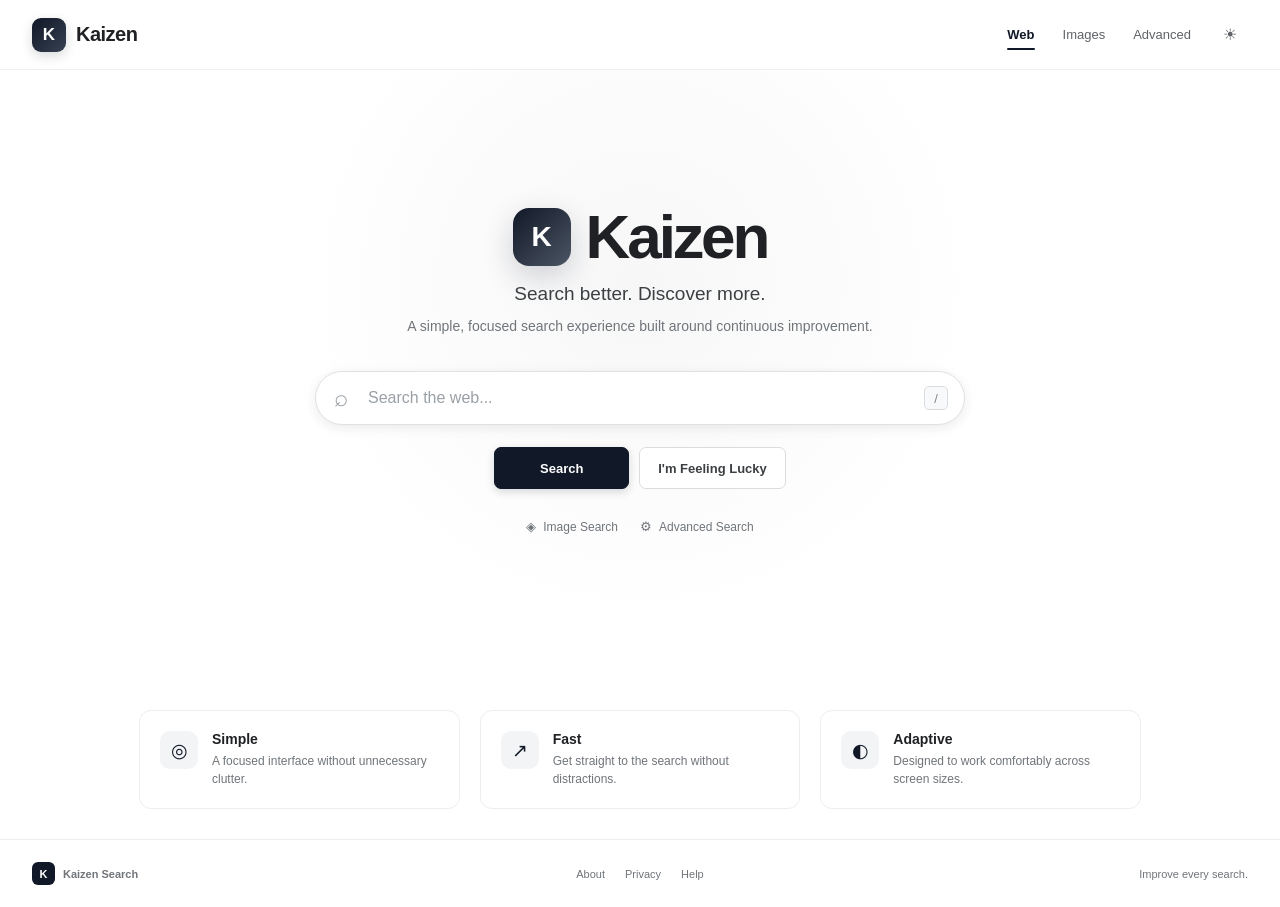
<file: index.html>
<!DOCTYPE html>
<html lang="en">

<head>
    <meta charset="UTF-8">

    <meta
        name="viewport"
        content="width=device-width, initial-scale=1.0"
    >

    <meta
        name="description"
        content="Kaizen Search - a clean and simple web search interface."
    >

    <title>Kaizen Search</title>

    <link rel="stylesheet" href="style.css">
</head>


<body>

    <!--
        CSS-only theme switch.
        JavaScript is not required.
    -->
    <input
        type="checkbox"
        id="theme-toggle"
        class="theme-toggle"
    >


    <div class="site">


        <!-- ================= HEADER ================= -->

        <header class="header">

            <div class="brand">

                <a href="index.html" class="brand-link">

                    <span class="brand-mark">K</span>

                    <span class="brand-name">
                        Kaizen
                    </span>

                </a>

            </div>


            <nav
                class="navigation"
                aria-label="Main navigation"
            >

                <a
                    href="index.html"
                    class="nav-link active"
                >
                    Web
                </a>

                <a
                    href="images.html"
                    class="nav-link"
                >
                    Images
                </a>

                <a
                    href="advanced.html"
                    class="nav-link"
                >
                    Advanced
                </a>

                <label
                    for="theme-toggle"
                    class="theme-button"
                    title="Toggle dark mode"
                >
                    <span class="sun">☀</span>
                    <span class="moon">☾</span>
                </label>

            </nav>

        </header>


        <!-- ================= MAIN ================= -->

        <main class="hero">


            <div class="hero-content">


                <!-- Brand -->

                <div class="hero-brand">

                    <div class="hero-mark">
                        K
                    </div>

                    <h1>
                        Kaizen
                    </h1>

                </div>


                <p class="hero-tagline">
                    Search better. Discover more.
                </p>


                <p class="hero-description">
                    A simple, focused search experience built around
                    continuous improvement.
                </p>


                <!-- ================= SEARCH ================= -->

                <div class="search-area">

                    <form
                        action="https://www.google.com/search"
                        method="get"
                        class="search-form"
                    >

                        <div class="search-box-wrapper">

                            <span
                                class="search-symbol"
                                aria-hidden="true"
                            >
                                ⌕
                            </span>


                            <label
                                for="web-search"
                                class="visually-hidden"
                            >
                                Search the web
                            </label>


                            <input
                                id="web-search"
                                type="search"
                                name="q"
                                class="search-input"
                                placeholder="Search the web..."
                                autocomplete="off"
                                spellcheck="false"
                            >


                            <span
                                class="keyboard-hint"
                                aria-hidden="true"
                            >
                                /
                            </span>

                        </div>


                        <div class="search-actions">

                            <button
                                type="submit"
                                class="primary-button"
                            >
                                Search
                            </button>


                            <button
                                type="submit"
                                name="btnI"
                                value="1"
                                class="secondary-button"
                            >
                                I'm Feeling Lucky
                            </button>

                        </div>

                    </form>

                </div>


                <!-- ================= QUICK LINKS ================= -->

                <div class="quick-links">

                    <a href="images.html">
                        <span>◈</span>
                        Image Search
                    </a>

                    <a href="advanced.html">
                        <span>⚙</span>
                        Advanced Search
                    </a>

                </div>


            </div>


        </main>


        <!-- ================= FEATURES ================= -->

        <section class="feature-strip">

            <div class="feature">

                <div class="feature-icon">
                    ◎
                </div>

                <div>

                    <h2>
                        Simple
                    </h2>

                    <p>
                        A focused interface without unnecessary clutter.
                    </p>

                </div>

            </div>


            <div class="feature">

                <div class="feature-icon">
                    ↗
                </div>

                <div>

                    <h2>
                        Fast
                    </h2>

                    <p>
                        Get straight to the search without distractions.
                    </p>

                </div>

            </div>


            <div class="feature">

                <div class="feature-icon">
                    ◐
                </div>

                <div>

                    <h2>
                        Adaptive
                    </h2>

                    <p>
                        Designed to work comfortably across screen sizes.
                    </p>

                </div>

            </div>

        </section>


        <!-- ================= FOOTER ================= -->

        <footer class="footer">

            <div class="footer-brand">

                <span class="footer-mark">
                    K
                </span>

                <span>
                    Kaizen Search
                </span>

            </div>


            <div class="footer-links">

                <a href="#">
                    About
                </a>

                <a href="#">
                    Privacy
                </a>

                <a href="#">
                    Help
                </a>

            </div>


            <div class="footer-note">

                Improve every search.

            </div>

        </footer>


    </div>

</body>

</html>
</file>
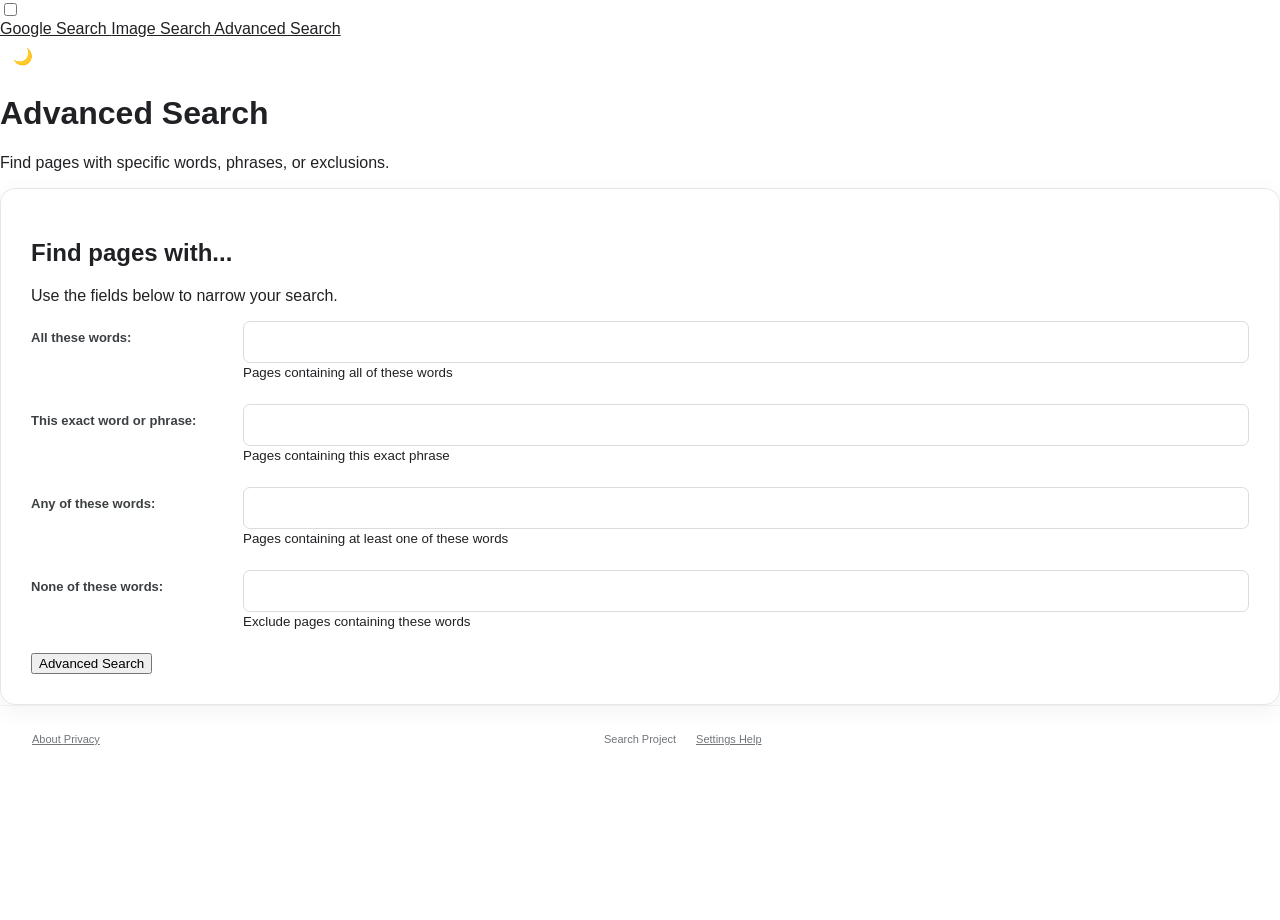
<file: advanced.html>
<!DOCTYPE html>
<html lang="en">

<head>

    <meta charset="UTF-8">

    <meta
        name="viewport"
        content="width=device-width, initial-scale=1.0"
    >

    <title>Advanced Search</title>

    <link rel="stylesheet" href="style.css">

</head>


<body>

    <!-- Dark mode checkbox -->

    <input type="checkbox" id="theme-toggle">

    <div class="site">


        <!-- ================= NAVIGATION ================= -->

        <header class="top-links">

            <nav aria-label="Main navigation">

                <a href="index.html">
                    Google Search
                </a>

                <a href="images.html">
                    Image Search
                </a>

                <a href="advanced.html" class="active">
                    Advanced Search
                </a>

                <label
                    for="theme-toggle"
                    class="theme-button"
                    aria-label="Toggle dark mode"
                >
                    🌙
                </label>

            </nav>

        </header>


        <!-- ================= MAIN ================= -->

        <main class="advanced-content">


            <!-- Page heading -->

            <div class="advanced-header">

                <h1 class="advanced-title">
                    Advanced Search
                </h1>

                <p class="advanced-description">
                    Find pages with specific words, phrases, or exclusions.
                </p>

            </div>


            <!-- Divider -->

            <div class="advanced-divider"></div>


            <!-- Search card -->

            <section class="advanced-card">


                <div class="advanced-card-header">

                    <h2>
                        Find pages with...
                    </h2>

                    <p>
                        Use the fields below to narrow your search.
                    </p>

                </div>


                <!-- Form -->

                <form
                    action="https://www.google.com/search"
                    method="get"
                    class="advanced-form"
                >


                    <!-- All words -->

                    <div class="advanced-field">

                        <label for="all-words">
                            All these words:
                        </label>

                        <div class="advanced-input-group">

                            <input
                                id="all-words"
                                type="text"
                                name="as_q"
                                autocomplete="off"
                            >

                            <small>
                                Pages containing all of these words
                            </small>

                        </div>

                    </div>


                    <!-- Exact phrase -->

                    <div class="advanced-field">

                        <label for="exact-phrase">
                            This exact word or phrase:
                        </label>

                        <div class="advanced-input-group">

                            <input
                                id="exact-phrase"
                                type="text"
                                name="as_epq"
                                autocomplete="off"
                            >

                            <small>
                                Pages containing this exact phrase
                            </small>

                        </div>

                    </div>


                    <!-- Any words -->

                    <div class="advanced-field">

                        <label for="any-words">
                            Any of these words:
                        </label>

                        <div class="advanced-input-group">

                            <input
                                id="any-words"
                                type="text"
                                name="as_oq"
                                autocomplete="off"
                            >

                            <small>
                                Pages containing at least one of these words
                            </small>

                        </div>

                    </div>


                    <!-- None words -->

                    <div class="advanced-field">

                        <label for="none-words">
                            None of these words:
                        </label>

                        <div class="advanced-input-group">

                            <input
                                id="none-words"
                                type="text"
                                name="as_eq"
                                autocomplete="off"
                            >

                            <small>
                                Exclude pages containing these words
                            </small>

                        </div>

                    </div>


                    <!-- Submit -->

                    <div class="advanced-button-container">

                        <input
                            type="submit"
                            value="Advanced Search"
                            class="advanced-button"
                        >

                    </div>

                </form>

            </section>

        </main>


        <!-- ================= FOOTER ================= -->

        <footer class="footer">

            <div class="footer-left">

                <a href="#">
                    About
                </a>

                <a href="#">
                    Privacy
                </a>

            </div>


            <div class="footer-center">

                Search Project

            </div>


            <div class="footer-right">

                <a href="#">
                    Settings
                </a>

                <a href="#">
                    Help
                </a>

            </div>

        </footer>

    </div>

</body>

</html>
</file>
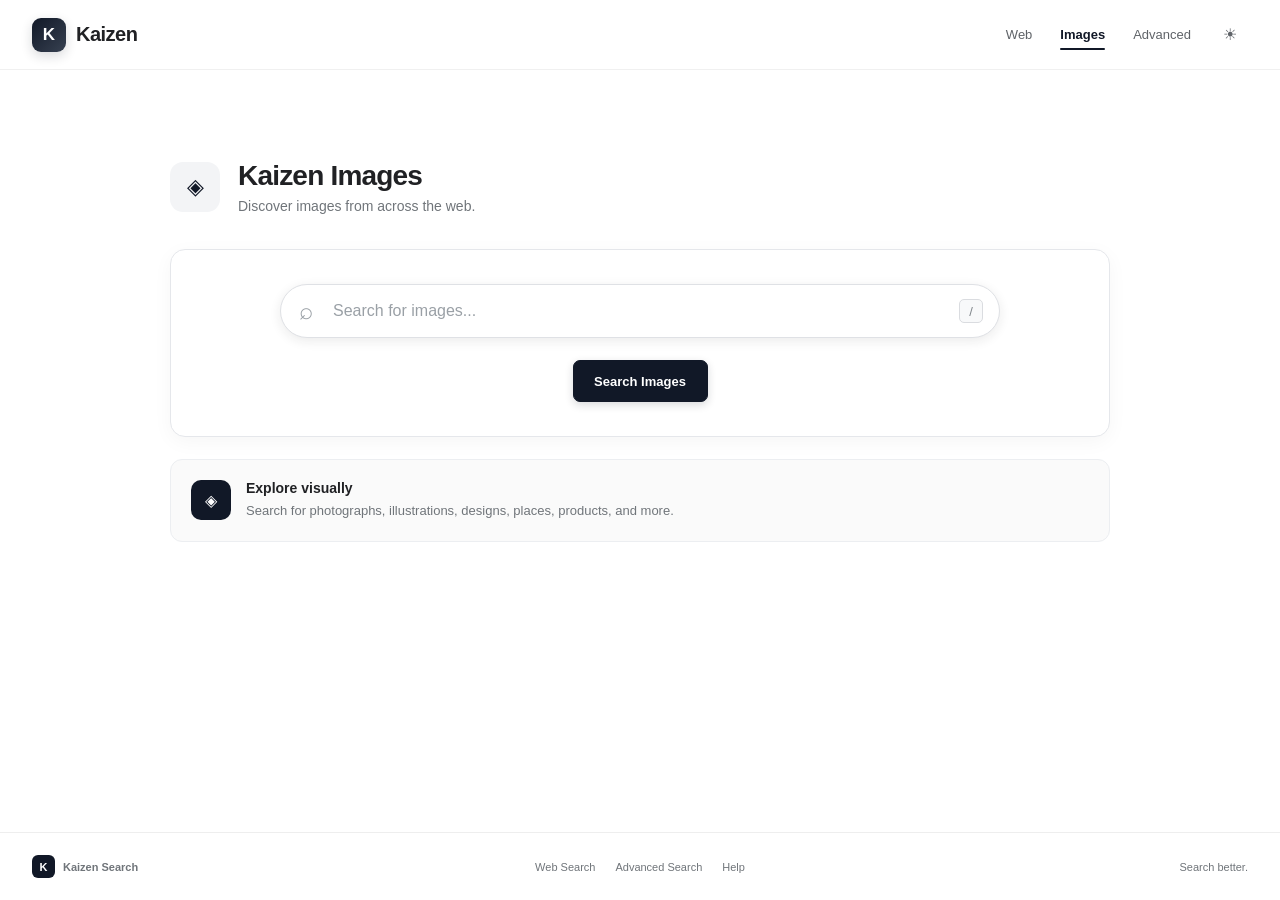
<file: images.html>
<!DOCTYPE html>
<html lang="en">

<head>
    <meta charset="UTF-8">

    <meta name="viewport" content="width=device-width, initial-scale=1.0">

    <meta
        name="description"
        content="Kaizen Image Search."
    >

    <title>Kaizen Images</title>

    <link rel="stylesheet" href="style.css">
</head>


<body>

    <!-- CSS-only dark mode -->
    <input
        type="checkbox"
        id="theme-toggle"
        class="theme-toggle"
    >


    <div class="site">

        <!-- ================= HEADER ================= -->

        <header class="header">

            <div class="brand">

                <a href="index.html" class="brand-link">

                    <span class="brand-mark">
                        K
                    </span>

                    <span class="brand-name">
                        Kaizen
                    </span>

                </a>

            </div>


            <nav
                class="navigation"
                aria-label="Main navigation"
            >

                <a
                    href="index.html"
                    class="nav-link"
                >
                    Web
                </a>

                <a
                    href="images.html"
                    class="nav-link active"
                >
                    Images
                </a>

                <a
                    href="advanced.html"
                    class="nav-link"
                >
                    Advanced
                </a>

                <label
                    for="theme-toggle"
                    class="theme-button"
                    title="Toggle dark mode"
                >
                    <span class="sun">☀</span>
                    <span class="moon">☾</span>
                </label>

            </nav>

        </header>


        <!-- ================= MAIN ================= -->

        <main class="search-page">

            <div class="page-heading">

                <div class="page-mark image-mark">
                    ◈
                </div>

                <div>

                    <h1>
                        Kaizen Images
                    </h1>

                    <p>
                        Discover images from across the web.
                    </p>

                </div>

            </div>


            <!-- ================= IMAGE SEARCH ================= -->

            <div class="large-search-area">

                <form
                    action="https://www.google.com/search"
                    method="get"
                    class="search-form"
                >

                    <div class="search-box-wrapper large">

                        <span
                            class="search-symbol"
                            aria-hidden="true"
                        >
                            ⌕
                        </span>


                        <label
                            for="image-search"
                            class="visually-hidden"
                        >
                            Search images
                        </label>


                        <input
                            id="image-search"
                            type="search"
                            name="q"
                            class="search-input"
                            placeholder="Search for images..."
                            autocomplete="off"
                            spellcheck="false"
                        >


                        <span
                            class="keyboard-hint"
                            aria-hidden="true"
                        >
                            /
                        </span>

                    </div>


                    <!-- IMPORTANT:
                         This MUST be inside the form.
                         tbm=isch tells Google to open Image Search.
                    -->

                    <input
                        type="hidden"
                        name="tbm"
                        value="isch"
                    >


                    <div class="search-actions">

                        <button
                            type="submit"
                            class="primary-button"
                        >
                            Search Images
                        </button>

                    </div>

                </form>

            </div>


            <!-- ================= INFO CARD ================= -->

            <section class="info-card">

                <div class="info-card-icon">
                    ◈
                </div>

                <div>

                    <h2>
                        Explore visually
                    </h2>

                    <p>
                        Search for photographs, illustrations,
                        designs, places, products, and more.
                    </p>

                </div>

            </section>

        </main>


        <!-- ================= FOOTER ================= -->

        <footer class="footer">

            <div class="footer-brand">

                <span class="footer-mark">
                    K
                </span>

                <span>
                    Kaizen Search
                </span>

            </div>


            <div class="footer-links">

                <a href="index.html">
                    Web Search
                </a>

                <a href="advanced.html">
                    Advanced Search
                </a>

                <a href="#">
                    Help
                </a>

            </div>


            <div class="footer-note">
                Search better.
            </div>

        </footer>

    </div>

</body>

</html>
</file>
<file: style.css>
/* =========================================================
   KAIZEN SEARCH
   Global stylesheet
   ========================================================= */


/* =========================================================
   RESET
   ========================================================= */

* {
    box-sizing: border-box;
}


html {
    min-height: 100%;
}


body {
    margin: 0;

    min-height: 100vh;

    font-family:
        Arial,
        Helvetica,
        sans-serif;

    background:
        #ffffff;

    color:
        #202124;

    transition:
        background-color 0.3s ease,
        color 0.3s ease;
}


a {
    color: inherit;
}


button,
input {
    font-family: inherit;
}


/* =========================================================
   ACCESSIBILITY
   ========================================================= */

.visually-hidden {
    position: absolute;

    width: 1px;
    height: 1px;

    padding: 0;
    margin: -1px;

    overflow: hidden;

    clip: rect(0, 0, 0, 0);

    white-space: nowrap;

    border: 0;
}


/* =========================================================
   THEME SWITCH
   ========================================================= */

.theme-toggle {
    display: none;
}


/* =========================================================
   SITE
   ========================================================= */

.site {
    min-height: 100vh;

    display: flex;

    flex-direction: column;

    background:
        #ffffff;

    transition:
        background-color 0.3s ease;
}


/* =========================================================
   HEADER
   ========================================================= */

.header {
    width: 100%;

    min-height: 70px;

    padding:
        0
        32px;

    display: flex;

    align-items: center;

    justify-content: space-between;

    border-bottom:
        1px solid
        #f0f0f0;
}


/* =========================================================
   BRAND
   ========================================================= */

.brand-link {
    display: flex;

    align-items: center;

    gap: 10px;

    text-decoration: none;
}


.brand-mark {
    width: 34px;

    height: 34px;

    display: flex;

    align-items: center;

    justify-content: center;

    border-radius: 9px;

    background:
        linear-gradient(
            135deg,
            #111827,
            #374151
        );

    color:
        #ffffff;

    font-size: 17px;

    font-weight: 700;

    box-shadow:
        0 4px 12px
        rgba(17, 24, 39, 0.16);
}


.brand-name {
    font-size: 20px;

    font-weight: 650;

    letter-spacing: -0.5px;
}


/* =========================================================
   NAVIGATION
   ========================================================= */

.navigation {
    display: flex;

    align-items: center;

    gap: 4px;
}


.nav-link {
    position: relative;

    padding:
        9px
        12px;

    border-radius: 7px;

    color:
        #5f6368;

    text-decoration: none;

    font-size: 13px;

    transition:
        background-color 0.2s ease,
        color 0.2s ease;
}


.nav-link:hover {
    background:
        #f4f5f7;

    color:
        #202124;
}


.nav-link.active {
    color:
        #111827;

    font-weight:
        600;
}


.nav-link.active::after {
    content: "";

    position: absolute;

    left: 12px;
    right: 12px;

    bottom: 1px;

    height: 2px;

    border-radius: 2px;

    background:
        #111827;
}


/* =========================================================
   THEME BUTTON
   ========================================================= */

.theme-button {
    width: 36px;

    height: 36px;

    margin-left: 5px;

    display: flex;

    align-items: center;

    justify-content: center;

    border-radius: 50%;

    cursor: pointer;

    color:
        #5f6368;

    transition:
        background-color 0.2s ease,
        transform 0.3s ease;
}


.theme-button:hover {
    background:
        #f1f3f4;

    transform:
        rotate(12deg);
}


.theme-button .moon {
    display: none;
}


.theme-button .sun {
    display: inline;
}


/* =========================================================
   HERO
   ========================================================= */

.hero {
    flex: 1;

    min-height:
        610px;

    display: flex;

    align-items: center;

    justify-content: center;

    padding:
        70px
        24px
        80px;

    background:
        radial-gradient(
            circle at 50% 35%,
            rgba(17, 24, 39, 0.035),
            transparent 45%
        );
}


.hero-content {
    width: 100%;

    max-width:
        760px;

    text-align:
        center;

    animation:
        appear 0.65s ease;
}


/* =========================================================
   HERO BRAND
   ========================================================= */

.hero-brand {
    display: flex;

    align-items: center;

    justify-content: center;

    gap: 15px;

    margin-bottom:
        15px;
}


.hero-mark {
    width: 58px;

    height: 58px;

    display: flex;

    align-items: center;

    justify-content: center;

    border-radius:
        16px;

    background:
        linear-gradient(
            135deg,
            #111827,
            #4b5563
        );

    color:
        #ffffff;

    font-size:
        28px;

    font-weight:
        700;

    box-shadow:
        0 10px 30px
        rgba(17, 24, 39, 0.18);
}


.hero-brand h1 {
    margin:
        0;

    font-size:
        62px;

    line-height:
        1;

    letter-spacing:
        -3px;

    font-weight:
        650;
}


.hero-tagline {
    margin:
        0 0 10px;

    font-size:
        19px;

    font-weight:
        500;

    color:
        #3c4043;
}


.hero-description {
    max-width:
        500px;

    margin:
        0 auto 34px;

    color:
        #70757a;

    font-size:
        14px;

    line-height:
        1.6;
}


/* =========================================================
   SEARCH AREA
   ========================================================= */

.search-area {
    width:
        100%;
}


.search-form {
    width:
        100%;
}


.search-box-wrapper {
    position:
        relative;

    width:
        100%;

    max-width:
        650px;

    margin:
        0 auto;
}


.search-box-wrapper.large {
    max-width:
        720px;
}


/* =========================================================
   SEARCH INPUT
   ========================================================= */

.search-input {
    width:
        100%;

    height:
        54px;

    padding:
        0 58px 0 52px;

    border:
        1px solid
        #dfe1e5;

    border-radius:
        28px;

    outline:
        none;

    background:
        #ffffff;

    color:
        #202124;

    font-size:
        16px;

    box-shadow:
        0 3px 12px
        rgba(32, 33, 36, 0.09);

    transition:
        border-color 0.2s ease,
        box-shadow 0.25s ease,
        transform 0.2s ease;
}


.search-input:hover {
    border-color:
        #c8cbd0;

    box-shadow:
        0 5px 18px
        rgba(32, 33, 36, 0.12);
}


.search-input:focus {
    border-color:
        #9ca3af;

    box-shadow:
        0 7px 24px
        rgba(32, 33, 36, 0.14);

    transform:
        translateY(-1px);
}


.search-input::placeholder {
    color:
        #9aa0a6;
}


/* =========================================================
   SEARCH SYMBOL
   ========================================================= */

.search-symbol {
    position:
        absolute;

    left:
        19px;

    top:
        50%;

    transform:
        translateY(-50%);

    color:
        #9aa0a6;

    font-size:
        24px;

    pointer-events:
        none;

    z-index:
        2;
}


/* =========================================================
   KEYBOARD HINT
   ========================================================= */

.keyboard-hint {
    position:
        absolute;

    right:
        17px;

    top:
        50%;

    transform:
        translateY(-50%);

    width:
        24px;

    height:
        24px;

    display:
        flex;

    align-items:
        center;

    justify-content:
        center;

    border:
        1px solid
        #dadce0;

    border-radius:
        5px;

    color:
        #80868b;

    font-size:
        13px;

    background:
        #f8f9fa;
}


/* =========================================================
   SEARCH ACTIONS
   ========================================================= */

.search-actions {
    display:
        flex;

    justify-content:
        center;

    align-items:
        center;

    gap:
        10px;

    margin-top:
        22px;
}


.primary-button,
.secondary-button {
    min-width:
        135px;

    min-height:
        42px;

    padding:
        10px 18px;

    border-radius:
        7px;

    font-size:
        13px;

    font-weight:
        600;

    cursor:
        pointer;

    transition:
        transform 0.15s ease,
        box-shadow 0.2s ease,
        background-color 0.2s ease,
        border-color 0.2s ease;
}


.primary-button {
    border:
        1px solid
        #111827;

    background:
        #111827;

    color:
        #ffffff;

    box-shadow:
        0 3px 8px
        rgba(17, 24, 39, 0.16);
}


.primary-button:hover {
    background:
        #1f2937;

    box-shadow:
        0 5px 12px
        rgba(17, 24, 39, 0.22);

    transform:
        translateY(-1px);
}


.secondary-button {
    border:
        1px solid
        #dadce0;

    background:
        #ffffff;

    color:
        #3c4043;
}


.secondary-button:hover {
    background:
        #f8f9fa;

    border-color:
        #c5c8cc;

    box-shadow:
        0 3px 8px
        rgba(0, 0, 0, 0.08);

    transform:
        translateY(-1px);
}


.primary-button:active,
.secondary-button:active {
    transform:
        translateY(1px);
}


/* =========================================================
   QUICK LINKS
   ========================================================= */

.quick-links {
    display:
        flex;

    justify-content:
        center;

    gap:
        22px;

    margin-top:
        30px;
}


.quick-links a {
    display:
        flex;

    align-items:
        center;

    gap:
        7px;

    color:
        #70757a;

    text-decoration:
        none;

    font-size:
        12px;

    transition:
        color 0.2s ease;
}


.quick-links a:hover {
    color:
        #111827;
}


.quick-links span {
    font-size:
        13px;
}


/* =========================================================
   FEATURE STRIP
   ========================================================= */

.feature-strip {
    width:
        100%;

    max-width:
        1050px;

    margin:
        0 auto;

    padding:
        30px 24px;

    display:
        grid;

    grid-template-columns:
        repeat(3, 1fr);

    gap:
        20px;
}


.feature {
    display:
        flex;

    gap:
        14px;

    padding:
        20px;

    border:
        1px solid
        #eceef1;

    border-radius:
        12px;

    background:
        #ffffff;

    transition:
        transform 0.2s ease,
        box-shadow 0.2s ease,
        border-color 0.2s ease;
}


.feature:hover {
    transform:
        translateY(-3px);

    border-color:
        #d8dce1;

    box-shadow:
        0 8px 25px
        rgba(0, 0, 0, 0.06);
}


.feature-icon {
    width:
        38px;

    height:
        38px;

    flex-shrink:
        0;

    display:
        flex;

    align-items:
        center;

    justify-content:
        center;

    border-radius:
        10px;

    background:
        #f3f4f6;

    color:
        #111827;

    font-size:
        19px;
}


.feature h2 {
    margin:
        0 0 5px;

    font-size:
        14px;

    font-weight:
        600;
}


.feature p {
    margin:
        0;

    color:
        #70757a;

    font-size:
        12px;

    line-height:
        1.5;
}


/* =========================================================
   SEARCH PAGE
   ========================================================= */

.search-page {
    flex:
        1;

    width:
        100%;

    max-width:
        1000px;

    margin:
        0 auto;

    padding:
        90px 30px;
}


.page-heading {
    display:
        flex;

    align-items:
        center;

    gap:
        18px;

    margin-bottom:
        35px;
}


.page-mark {
    width:
        50px;

    height:
        50px;

    display:
        flex;

    align-items:
        center;

    justify-content:
        center;

    border-radius:
        13px;

    background:
        #f3f4f6;

    color:
        #111827;

    font-size:
        22px;
}


.page-heading h1 {
    margin:
        0 0 6px;

    font-size:
        28px;

    font-weight:
        600;

    letter-spacing:
        -0.8px;
}


.page-heading p {
    margin:
        0;

    color:
        #70757a;

    font-size:
        14px;
}


.large-search-area {
    padding:
        34px;

    border:
        1px solid
        #e5e7eb;

    border-radius:
        15px;

    background:
        #ffffff;

    box-shadow:
        0 5px 20px
        rgba(0, 0, 0, 0.04);
}


/* =========================================================
   INFO CARD
   ========================================================= */

.info-card {
    display:
        flex;

    align-items:
        center;

    gap:
        15px;

    margin-top:
        22px;

    padding:
        20px;

    border:
        1px solid
        #eceef1;

    border-radius:
        12px;

    background:
        #fafafa;
}


.info-card-icon {
    width:
        40px;

    height:
        40px;

    display:
        flex;

    align-items:
        center;

    justify-content:
        center;

    border-radius:
        10px;

    background:
        #111827;

    color:
        #ffffff;
}


.info-card h2 {
    margin:
        0 0 5px;

    font-size:
        14px;
}


.info-card p {
    margin:
        0;

    color:
        #70757a;

    font-size:
        13px;

    line-height:
        1.5;
}


/* =========================================================
   ADVANCED PAGE
   ========================================================= */

.advanced-page {
    flex:
        1;

    width:
        100%;

    max-width:
        1150px;

    margin:
        0 auto;

    padding:
        80px 30px;
}


.advanced-heading {
    margin-bottom:
        30px;
}


.advanced-badge {
    display:
        inline-block;

    margin-bottom:
        12px;

    padding:
        6px 10px;

    border-radius:
        20px;

    background:
        #f3f4f6;

    color:
        #4b5563;

    font-size:
        11px;

    font-weight:
        700;

    letter-spacing:
        0.5px;

    text-transform:
        uppercase;
}


.advanced-heading h1 {
    margin:
        0 0 10px;

    font-size:
        32px;

    font-weight:
        600;

    letter-spacing:
        -1px;
}


.advanced-heading p {
    max-width:
        620px;

    margin:
        0;

    color:
        #70757a;

    font-size:
        14px;

    line-height:
        1.6;
}


/* =========================================================
   ADVANCED GRID
   ========================================================= */

.advanced-grid {
    display:
        grid;

    grid-template-columns:
        minmax(0, 2fr)
        minmax(260px, 0.9fr);

    gap:
        24px;

    align-items:
        start;
}


/* =========================================================
   ADVANCED CARD
   ========================================================= */

.advanced-card {
    padding:
        30px;

    border:
        1px solid
        #e5e7eb;

    border-radius:
        15px;

    background:
        #ffffff;

    box-shadow:
        0 6px 24px
        rgba(0, 0, 0, 0.05);
}


.card-heading {
    display:
        flex;

    gap:
        14px;

    padding-bottom:
        25px;

    margin-bottom:
        25px;

    border-bottom:
        1px solid
        #eeeeee;
}


.card-heading-icon {
    width:
        40px;

    height:
        40px;

    flex-shrink:
        0;

    display:
        flex;

    align-items:
        center;

    justify-content:
        center;

    border-radius:
        10px;

    background:
        #111827;

    color:
        #ffffff;

    font-size:
        19px;
}


.card-heading h2 {
    margin:
        0 0 5px;

    font-size:
        17px;

    font-weight:
        600;
}


.card-heading p {
    margin:
        0;

    color:
        #70757a;

    font-size:
        12px;
}


/* =========================================================
   ADVANCED FORM
   ========================================================= */

.advanced-field {
    display:
        grid;

    grid-template-columns:
        190px
        1fr;

    gap:
        22px;

    margin-bottom:
        23px;
}


.advanced-field label {
    display:
        flex;

    flex-direction:
        column;

    gap:
        5px;

    padding-top:
        9px;

    font-size:
        13px;

    font-weight:
        600;

    color:
        #3c4043;
}


.advanced-field label small {
    color:
        #80868b;

    font-size:
        11px;

    font-weight:
        400;

    line-height:
        1.4;
}


.advanced-field input {
    width:
        100%;

    height:
        42px;

    padding:
        0 13px;

    border:
        1px solid
        #d9dce0;

    border-radius:
        7px;

    outline:
        none;

    background:
        #ffffff;

    color:
        #202124;

    font-size:
        13px;

    transition:
        border-color 0.2s ease,
        box-shadow 0.2s ease;
}


.advanced-field input:hover {
    border-color:
        #b8bcc2;
}


.advanced-field input:focus {
    border-color:
        #6b7280;

    box-shadow:
        0 0 0 3px
        rgba(17, 24, 39, 0.08);
}


.advanced-field input::placeholder {
    color:
        #a0a5ab;
}


/* =========================================================
   ADVANCED SUBMIT
   ========================================================= */

.advanced-submit {
    display:
        flex;

    justify-content:
        flex-end;

    margin-top:
        28px;

    padding-top:
        25px;

    border-top:
        1px solid
        #eeeeee;
}


/* =========================================================
   TIPS CARD
   ========================================================= */

.tips-card {
    padding:
        26px;

    border:
        1px solid
        #e5e7eb;

    border-radius:
        15px;

    background:
        linear-gradient(
            145deg,
            #fafafa,
            #ffffff
        );
}


.tips-heading {
    display:
        flex;

    align-items:
        center;

    gap:
        10px;

    margin-bottom:
        25px;
}


.tips-icon {
    width:
        32px;

    height:
        32px;

    display:
        flex;

    align-items:
        center;

    justify-content:
        center;

    border-radius:
        9px;

    background:
        #111827;

    color:
        #ffffff;

    font-size:
        14px;
}


.tips-heading h2 {
    margin:
        0;

    font-size:
        16px;

    font-weight:
        600;
}


.tip {
    display:
        flex;

    gap:
        13px;

    padding:
        17px 0;

    border-bottom:
        1px solid
        #eeeeee;
}


.tip:last-of-type {
    border-bottom:
        none;
}


.tip-number {
    color:
        #9aa0a6;

    font-size:
        10px;

    font-weight:
        700;

    padding-top:
        3px;
}


.tip h3 {
    margin:
        0 0 5px;

    font-size:
        13px;

    font-weight:
        600;
}


.tip p {
    margin:
        0;

    color:
        #70757a;

    font-size:
        11px;

    line-height:
        1.5;
}


.tips-footer {
    margin-top:
        18px;

    padding-top:
        16px;

    color:
        #9aa0a6;

    font-size:
        11px;

    text-align:
        center;
}


/* =========================================================
   FOOTER
   ========================================================= */

.footer {
    min-height:
        68px;

    padding:
        16px 32px;

    display:
        grid;

    grid-template-columns:
        1fr
        auto
        1fr;

    align-items:
        center;

    gap:
        20px;

    border-top:
        1px solid
        #eeeeee;

    color:
        #70757a;

    font-size:
        11px;
}


.footer-brand {
    display:
        flex;

    align-items:
        center;

    gap:
        8px;

    font-weight:
        600;
}


.footer-mark {
    width:
        23px;

    height:
        23px;

    display:
        flex;

    align-items:
        center;

    justify-content:
        center;

    border-radius:
        6px;

    background:
        #111827;

    color:
        #ffffff;

    font-size:
        11px;
}


.footer-links {
    display:
        flex;

    gap:
        20px;
}


.footer-links a {
    color:
        #70757a;

    text-decoration:
        none;

    transition:
        color 0.2s ease;
}


.footer-links a:hover {
    color:
        #111827;
}


.footer-note {
    text-align:
        right;
}


/* =========================================================
   ANIMATION
   ========================================================= */

@keyframes appear {

    from {
        opacity:
            0;

        transform:
            translateY(12px);
    }

    to {
        opacity:
            1;

        transform:
            translateY(0);
    }

}


/* =========================================================
   DARK MODE
   ========================================================= */

.theme-toggle:checked ~ .site {
    background:
        #111315;

    color:
        #e8eaed;
}


/* Header */

.theme-toggle:checked ~ .site .header {
    border-color:
        #292c30;
}


/* Brand */

.theme-toggle:checked ~ .site .brand-mark,
.theme-toggle:checked ~ .site .hero-mark {
    background:
        linear-gradient(
            135deg,
            #f3f4f6,
            #9ca3af
        );

    color:
        #111315;
}


.theme-toggle:checked ~ .site .nav-link {
    color:
        #aeb4bc;
}


.theme-toggle:checked ~ .site .nav-link:hover {
    background:
        #202327;

    color:
        #f3f4f6;
}


.theme-toggle:checked ~ .site .nav-link.active {
    color:
        #ffffff;
}


.theme-toggle:checked ~ .site .nav-link.active::after {
    background:
        #ffffff;
}


.theme-toggle:checked ~ .site .theme-button {
    color:
        #d1d5db;
}


.theme-toggle:checked ~ .site .theme-button:hover {
    background:
        #202327;
}


.theme-toggle:checked ~ .site .theme-button .sun {
    display:
        none;
}


.theme-toggle:checked ~ .site .theme-button .moon {
    display:
        inline;

    font-size:
        20px;
}


/* Hero */

.theme-toggle:checked ~ .site .hero {
    background:
        radial-gradient(
            circle at 50% 35%,
            rgba(255, 255, 255, 0.04),
            transparent 45%
        );
}


.theme-toggle:checked ~ .site .hero-tagline {
    color:
        #e8eaed;
}


.theme-toggle:checked ~ .site .hero-description {
    color:
        #9aa0a6;
}


/* Search */

.theme-toggle:checked ~ .site .search-input {
    background:
        #202327;

    border-color:
        #3c4148;

    color:
        #f3f4f6;

    box-shadow:
        0 4px 18px
        rgba(0, 0, 0, 0.35);
}


.theme-toggle:checked ~ .site .search-input:hover {
    border-color:
        #555b63;
}


.theme-toggle:checked ~ .site .search-input:focus {
    border-color:
        #9ca3af;
}


.theme-toggle:checked ~ .site .keyboard-hint {
    background:
        #2b2f34;

    border-color:
        #444a52;

    color:
        #aeb4bc;
}


.theme-toggle:checked ~ .site .secondary-button {
    background:
        #202327;

    border-color:
        #41464d;

    color:
        #e8eaed;
}


.theme-toggle:checked ~ .site .secondary-button:hover {
    background:
        #292d32;
}


.theme-toggle:checked ~ .site .quick-links a {
    color:
        #9aa0a6;
}


.theme-toggle:checked ~ .site .quick-links a:hover {
    color:
        #f3f4f6;
}


/* Feature cards */

.theme-toggle:checked ~ .site .feature {
    background:
        #181b1f;

    border-color:
        #2b2f34;
}


.theme-toggle:checked ~ .site .feature:hover {
    border-color:
        #444a52;
}


.theme-toggle:checked ~ .site .feature-icon {
    background:
        #25292e;

    color:
        #e8eaed;
}


.theme-toggle:checked ~ .site .feature p {
    color:
        #9aa0a6;
}


/* Search page */

.theme-toggle:checked ~ .site .page-mark {
    background:
        #25292e;

    color:
        #e8eaed;
}


.theme-toggle:checked ~ .site .page-heading p {
    color:
        #9aa0a6;
}


.theme-toggle:checked ~ .site .large-search-area {
    background:
        #181b1f;

    border-color:
        #2b2f34;

    box-shadow:
        0 6px 24px
        rgba(0, 0, 0, 0.25);
}


.theme-toggle:checked ~ .site .info-card {
    background:
        #181b1f;

    border-color:
        #2b2f34;
}


.theme-toggle:checked ~ .site .info-card p {
    color:
        #9aa0a6;
}


/* Advanced */

.theme-toggle:checked ~ .site .advanced-badge {
    background:
        #25292e;

    color:
        #c7cbd1;
}


.theme-toggle:checked ~ .site .advanced-heading p {
    color:
        #9aa0a6;
}


.theme-toggle:checked ~ .site .advanced-card,
.theme-toggle:checked ~ .site .tips-card {
    background:
        #181b1f;

    border-color:
        #2b2f34;

    box-shadow:
        0 6px 24px
        rgba(0, 0, 0, 0.25);
}


.theme-toggle:checked ~ .site .card-heading {
    border-color:
        #2b2f34;
}


.theme-toggle:checked ~ .site .card-heading p,
.theme-toggle:checked ~ .site .advanced-field label small {
    color:
        #9aa0a6;
}


.theme-toggle:checked ~ .site .advanced-field label {
    color:
        #e8eaed;
}


.theme-toggle:checked ~ .site .advanced-field input {
    background:
        #202327;

    border-color:
        #41464d;

    color:
        #f3f4f6;
}


.theme-toggle:checked ~ .site .advanced-field input:focus {
    border-color:
        #9ca3af;

    box-shadow:
        0 0 0 3px
        rgba(255, 255, 255, 0.06);
}


.theme-toggle:checked ~ .site .advanced-submit {
    border-color:
        #2b2f34;
}


.theme-toggle:checked ~ .site .tips-card {
    background:
        linear-gradient(
            145deg,
            #181b1f,
            #151719
        );
}


.theme-toggle:checked ~ .site .tip {
    border-color:
        #2b2f34;
}


.theme-toggle:checked ~ .site .tip p,
.theme-toggle:checked ~ .site .tips-footer {
    color:
        #9aa0a6;
}


/* Footer */

.theme-toggle:checked ~ .site .footer {
    border-color:
        #292c30;

    color:
        #9aa0a6;
}


.theme-toggle:checked ~ .site .footer-mark {
    background:
        #e5e7eb;

    color:
        #111315;
}


.theme-toggle:checked ~ .site .footer-links a {
    color:
        #9aa0a6;
}


.theme-toggle:checked ~ .site .footer-links a:hover {
    color:
        #ffffff;
}


/* =========================================================
   TABLET
   ========================================================= */

@media (max-width: 900px) {

    .feature-strip {
        grid-template-columns:
            1fr;

        max-width:
            650px;
    }


    .advanced-grid {
        grid-template-columns:
            1fr;
    }


    .tips-card {
        max-width:
            100%;
    }

}


/* =========================================================
   MOBILE
   ========================================================= */

@media (max-width: 600px) {

    .header {
        min-height:
            auto;

        padding:
            14px 16px;

        flex-direction:
            column;

        align-items:
            stretch;

        gap:
            12px;
    }


    .brand {
        display:
            flex;

        justify-content:
            center;
    }


    .navigation {
        justify-content:
            center;

        flex-wrap:
            wrap;
    }


    .nav-link {
        padding:
            7px 8px;

        font-size:
            12px;
    }


    .hero {
        min-height:
            540px;

        padding:
            50px 18px;
    }


    .hero-brand {
        gap:
            10px;
    }


    .hero-mark {
        width:
            45px;

        height:
            45px;

        border-radius:
            12px;

        font-size:
            21px;
    }


    .hero-brand h1 {
        font-size:
            45px;

        letter-spacing:
            -2px;
    }


    .hero-tagline {
        font-size:
            17px;
    }


    .hero-description {
        max-width:
            360px;

        font-size:
            13px;

        margin-bottom:
            27px;
    }


    .search-input {
        height:
            49px;

        font-size:
            14px;
    }


    .search-actions {
        flex-direction:
            column;
    }


    .primary-button,
    .secondary-button {
        width:
            190px;
    }


    .quick-links {
        flex-direction:
            column;

        align-items:
            center;

        gap:
            12px;
    }


    .feature-strip {
        padding:
            20px 16px 35px;
    }


    .footer {
        grid-template-columns:
            1fr;

        justify-items:
            center;

        text-align:
            center;

        gap:
            12px;

        padding:
            22px 16px;
    }


    .footer-note {
        text-align:
            center;
    }


    .search-page,
    .advanced-page {
        padding:
            50px 16px;
    }


    .page-heading {
        align-items:
            flex-start;

        gap:
            12px;
    }


    .page-heading h1 {
        font-size:
            24px;
    }


    .large-search-area {
        padding:
            22px 16px;
    }


    .advanced-heading h1 {
        font-size:
            27px;
    }


    .advanced-card {
        padding:
            22px 17px;
    }


    .advanced-field {
        grid-template-columns:
            1fr;

        gap:
            8px;
    }


    .advanced-field label {
        padding-top:
            0;
    }


    .advanced-submit {
        justify-content:
            stretch;
    }


    .advanced-submit .primary-button {
        width:
            100%;
    }

}


/* =========================================================
   SMALL PHONES
   ========================================================= */

@media (max-width: 380px) {

    .brand-name {
        font-size:
            18px;
    }


    .hero-brand h1 {
        font-size:
            39px;
    }


    .hero-mark {
        width:
            40px;

        height:
            40px;
    }


    .navigation {
        gap:
            0;
    }


    .nav-link {
        font-size:
            11px;

        padding:
            7px 6px;
    }


    .search-input {
        padding-left:
            45px;
    }

}
</file>
